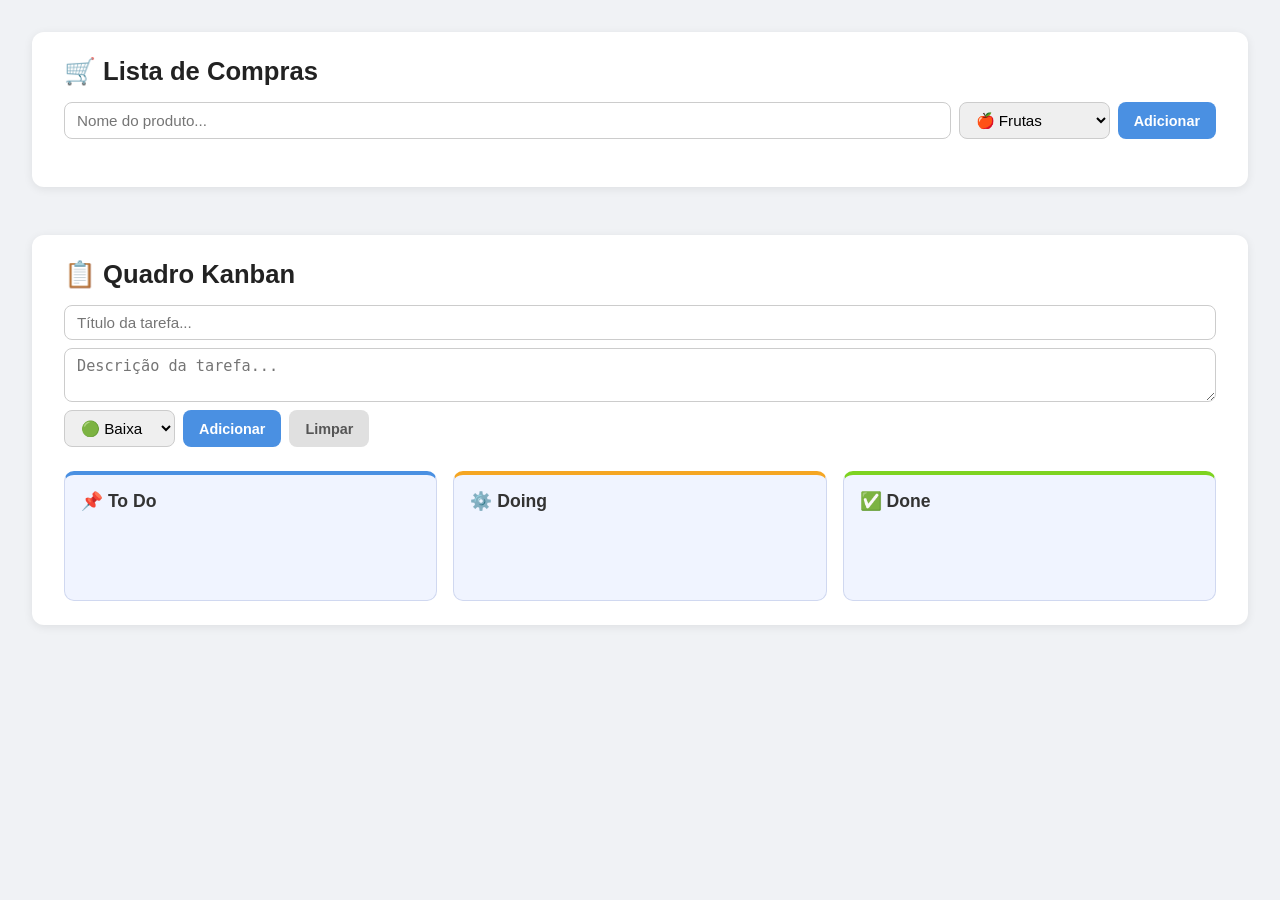
<file: index.html>
<!DOCTYPE html>
<html lang="pt-BR">
<head>
  <meta charset="UTF-8" />
  <meta name="viewport" content="width=device-width, initial-scale=1.0"/>
  <title>Exercícios DOM</title>
  <link rel="stylesheet" href="style.css" />
</head>
<body>

  <!-- ===== EXERCÍCIO 1: LISTA DE COMPRAS ===== -->
  <section id="shopping-section">
    <h1>🛒 Lista de Compras</h1>

    <form id="shopping-form">
      <input
        type="text"
        id="product-input"
        placeholder="Nome do produto..."
        autocomplete="off"
        required
      />
      <select id="category-select">
        <option value="frutas">🍎 Frutas</option>
        <option value="limpeza">🧹 Limpeza</option>
        <option value="mercearia">🛍️ Mercearia</option>
        <option value="congelados">🧊 Congelados</option>
        <option value="bebidas">🥤 Bebidas</option>
        <option value="padaria">🍞 Padaria</option>
      </select>
      <button type="submit">Adicionar</button>
    </form>

    <!-- As listas de categorias serão injetadas aqui pelo JS -->
    <div id="categories-container"></div>
  </section>

  <!-- ===== EXERCÍCIO 2: KANBAN ===== -->
  <section id="kanban-section">
    <h1>📋 Quadro Kanban</h1>

    <form id="kanban-form">
      <input
        type="text"
        id="task-title"
        placeholder="Título da tarefa..."
        required
      />
      <textarea
        id="task-desc"
        placeholder="Descrição da tarefa..."
        rows="2"
      ></textarea>
      <select id="task-priority">
        <option value="baixa">🟢 Baixa</option>
        <option value="media">🟡 Média</option>
        <option value="alta">🔴 Alta</option>
      </select>
      <div class="kanban-form-buttons">
        <button type="submit">Adicionar</button>
        <button type="button" id="clear-btn">Limpar</button>
      </div>
    </form>

    <div id="kanban-board">
      <!-- Coluna To Do -->
      <div class="kanban-column" id="col-todo">
        <h2>📌 To Do</h2>
        <div class="cards-container" data-column="todo"></div>
      </div>
      <!-- Coluna Doing -->
      <div class="kanban-column" id="col-doing">
        <h2>⚙️ Doing</h2>
        <div class="cards-container" data-column="doing"></div>
      </div>
      <!-- Coluna Done -->
      <div class="kanban-column" id="col-done">
        <h2>✅ Done</h2>
        <div class="cards-container" data-column="done"></div>
      </div>
    </div>
  </section>

  <script src="script.js"></script>
</body>
</html>
</file>
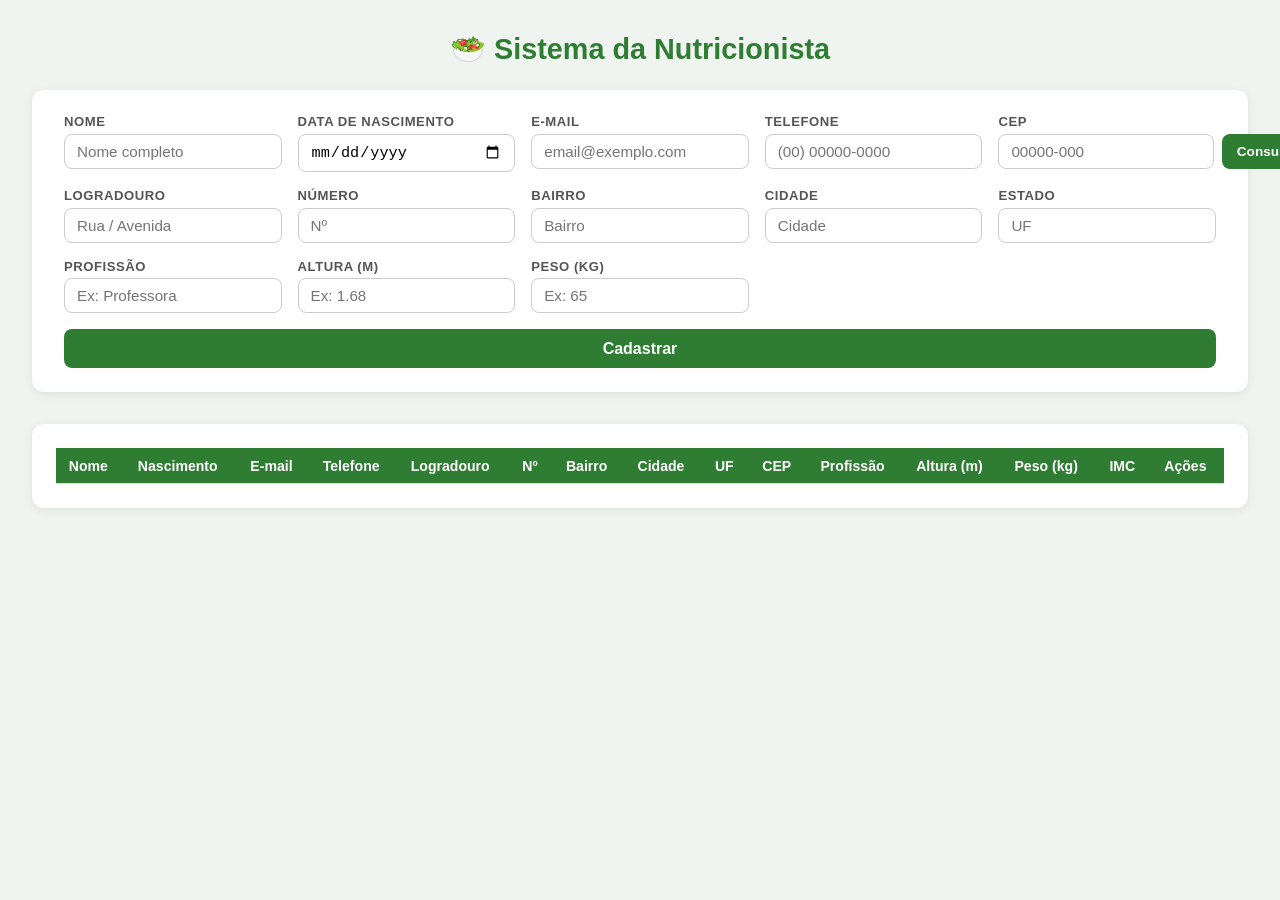
<file: atividade 12/index.html>
<!DOCTYPE html>
<html lang="pt-BR">
<head>
  <meta charset="UTF-8" />
  <meta name="viewport" content="width=device-width, initial-scale=1.0"/>
  <title>Sistema Nutricionista</title>
  <link rel="stylesheet" href="style.css" />
</head>
<body>

  <h1>🥗 Sistema da Nutricionista</h1>

  <!-- ===== FORMULÁRIO DE CADASTRO ===== -->
  <form id="form-paciente">
    <div class="form-group">
      <label for="nome">Nome</label>
      <input type="text" id="nome" placeholder="Nome completo" required />
    </div>
    <div class="form-group">
      <label for="nascimento">Data de Nascimento</label>
      <input type="date" id="nascimento" required />
    </div>
    <div class="form-group">
      <label for="email">E-mail</label>
      <input type="email" id="email" placeholder="email@exemplo.com" required />
    </div>
    <div class="form-group">
      <label for="telefone">Telefone</label>
      <input type="text" id="telefone" placeholder="(00) 00000-0000" required />
    </div>

    <!-- ===== ENDEREÇO COM VIACEP ===== -->
    <div class="form-group">
      <label for="cep">CEP</label>
      <div class="cep-group">
        <input type="text" id="cep" placeholder="00000-000" maxlength="9"
               onblur="consultarCEP()" />
        <button type="button" id="btn-cep" onclick="consultarCEP()">Consultar</button>
      </div>
    </div>
    <div class="form-group">
      <label for="logradouro">Logradouro</label>
      <input type="text" id="logradouro" placeholder="Rua / Avenida" />
    </div>
    <div class="form-group">
      <label for="numero">Número</label>
      <input type="text" id="numero" placeholder="Nº" />
    </div>
    <div class="form-group">
      <label for="bairro">Bairro</label>
      <input type="text" id="bairro" placeholder="Bairro" />
    </div>
    <div class="form-group">
      <label for="cidade">Cidade</label>
      <input type="text" id="cidade" placeholder="Cidade" />
    </div>
    <div class="form-group">
      <label for="estado-pac">Estado</label>
      <input type="text" id="estado-pac" placeholder="UF" maxlength="2" />
    </div>
    <div class="form-group">
      <label for="profissao">Profissão</label>
      <input type="text" id="profissao" placeholder="Ex: Professora" required />
    </div>
    <div class="form-group">
      <label for="altura">Altura (m)</label>
      <input type="number" id="altura" placeholder="Ex: 1.68" step="0.01" min="0.5" max="2.5" required />
    </div>
    <div class="form-group">
      <label for="peso">Peso (kg)</label>
      <input type="number" id="peso" placeholder="Ex: 65" step="0.1" min="1" max="300" required />
    </div>

    <button type="button" class="btn-cadastrar" id="btn-cadastrar">Cadastrar</button>
  </form>

  <!-- ===== TABELA DE PACIENTES ===== -->
  <div class="table-wrapper">
    <table id="tabela-pacientes">
      <thead>
        <tr>
          <th>Nome</th>
          <th>Nascimento</th>
          <th>E-mail</th>
          <th>Telefone</th>
          <th>Logradouro</th>
          <th>Nº</th>
          <th>Bairro</th>
          <th>Cidade</th>
          <th>UF</th>
          <th>CEP</th>
          <th>Profissão</th>
          <th>Altura (m)</th>
          <th>Peso (kg)</th>
          <th>IMC</th>
          <th>Ações</th>
        </tr>
      </thead>
      <tbody id="tbody-pacientes"></tbody>
    </table>
  </div>

  <script src="script.js"></script>
</body>
</html>
</file>
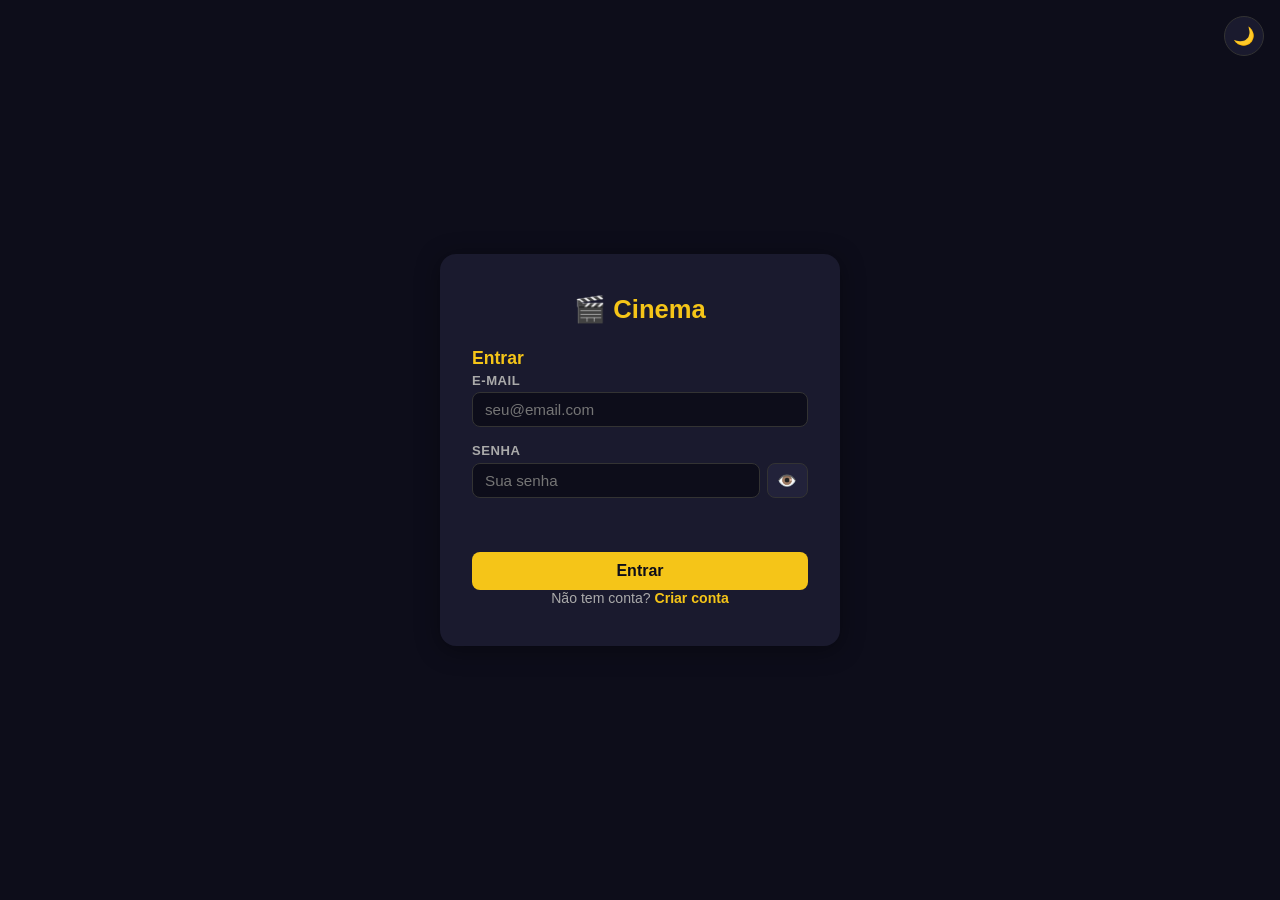
<file: atividade 13/index.html>
<!DOCTYPE html>
<html lang="pt-BR" data-theme="dark">
<head>
  <meta charset="UTF-8" />
  <meta name="viewport" content="width=device-width, initial-scale=1.0"/>
  <title>Cinema — Reserva de Ingressos</title>
  <link rel="stylesheet" href="style.css" />
</head>
<body>

  <!-- Botão tema -->
  <button id="btn-tema" title="Alternar tema">🌙</button>

  <!-- Header com usuário logado -->
  <div class="user-bar">
    <span id="user-nome"></span>
    <button id="btn-logout">Sair</button>
  </div>

  <h1>🎬 Cinema — Reserva de Ingressos</h1>

  <!-- ===== FORMULÁRIO ===== -->
  <form id="form-reserva">
    <div class="form-group">
      <label for="nome">Nome do Cliente</label>
      <input type="text" id="nome" placeholder="Nome completo" required />
    </div>
    <div class="form-group">
      <label for="filme">Filme em Cartaz</label>
      <select id="filme" required>
        <option value="">Selecione um filme...</option>
        <option value="Missão Impossível 8">Missão Impossível 8</option>
        <option value="Deadpool & Wolverine">Deadpool & Wolverine</option>
        <option value="Duna: Parte 2">Duna: Parte 2</option>
        <option value="Divertida Mente 2">Divertida Mente 2</option>
        <option value="Alien: Romulus">Alien: Romulus</option>
      </select>
    </div>
    <div class="form-group" style="position:relative">
      <label>Data da Sessão</label>
      <!-- Campo exibido ao usuário — somente leitura, abre o calendário ao clicar -->
      <input type="text" id="data-display" placeholder="Selecione uma data" readonly
             class="input-cal" autocomplete="off" required />
      <!-- Campo oculto que guarda o valor real no formato YYYY-MM-DD -->
      <input type="hidden" id="data" />
      <!-- Calendário customizado -->
      <div id="calendario" class="calendario hidden"></div>
    </div>
    <div class="form-group">
      <label for="sala">Sala</label>
      <select id="sala" required>
        <option value="35">🎭 Sala 1 — 35 cadeiras</option>
        <option value="70">🎭 Sala 2 — 70 cadeiras</option>
      </select>
    </div>
    <div class="form-group">
      <label for="horario">Horário</label>
      <select id="horario" required>
        <option value="14:00">🕑 14:00</option>
        <option value="17:00">🕔 17:00</option>
        <option value="20:00">🕗 20:00</option>
      </select>
    </div>
    <div class="form-group full-width">
      <label>Cadeiras Selecionadas <span id="contador-sel" class="contador-sel"></span></label>
      <div id="cadeiras-selecionadas" class="tags-box">
        <span class="placeholder-tag">Clique nas cadeiras no mapa abaixo (máx. 6)</span>
      </div>
    </div>
    <div class="form-group full-width total-box">
      <span>Total estimado:</span>
      <strong id="total-valor">R$ 0,00</strong>
    </div>
    <button type="button" class="btn-reservar" id="btn-reservar">Reservar</button>
  </form>

  <!-- ===== MAPA ===== -->
  <div class="mapa-wrapper">
    <h2>🪑 Mapa de Cadeiras</h2>
    <div class="mapa-info">
      <p class="legenda">
        <span class="leg leg-livre"></span> Livre
        <span class="leg leg-selecionada"></span> Selecionada
        <span class="leg leg-ocupada"></span> Ocupada
      </p>
      <p id="contador-mapa" class="contador-mapa">50 livres · 0 ocupadas</p>
    </div>
    <div id="mapa-cadeiras"></div>
    <div id="tooltip" class="tooltip"></div>
  </div>

  <!-- ===== TABELA ===== -->
  <div class="table-wrapper">
    <div class="table-header">
      <h2>📋 Reservas Realizadas</h2>
      <input type="text" id="filtro" placeholder="🔍 Buscar por nome ou filme..." class="input-filtro" />
    </div>
    <table id="tabela-reservas">
      <thead>
        <tr>
          <th data-col="0" class="sortable">Cliente <span class="sort-icon">↕</span></th>
          <th data-col="1" class="sortable">Filme <span class="sort-icon">↕</span></th>
          <th data-col="2" class="sortable">Data <span class="sort-icon">↕</span></th>
          <th data-col="3">Horário</th>
          <th data-col="4">Sala</th>
          <th data-col="5">Cadeiras</th>
          <th data-col="6" class="sortable">Total <span class="sort-icon">↕</span></th>
          <th>Ações</th>
        </tr>
      </thead>
      <tbody id="tbody-reservas"></tbody>
    </table>
  </div>

  <!-- ===== MODAL COMPROVANTE ===== -->
  <div id="modal-overlay" class="modal-overlay hidden">
    <div class="modal">
      <div id="modal-conteudo" class="modal-conteudo"></div>
      <div class="modal-acoes">
        <button id="btn-imprimir" class="btn-imprimir">🖨️ Imprimir</button>
        <button id="btn-fechar"   class="btn-fechar">Fechar</button>
      </div>
    </div>
  </div>

  <script src="script.js"></script>
</body>
</html>
</file>
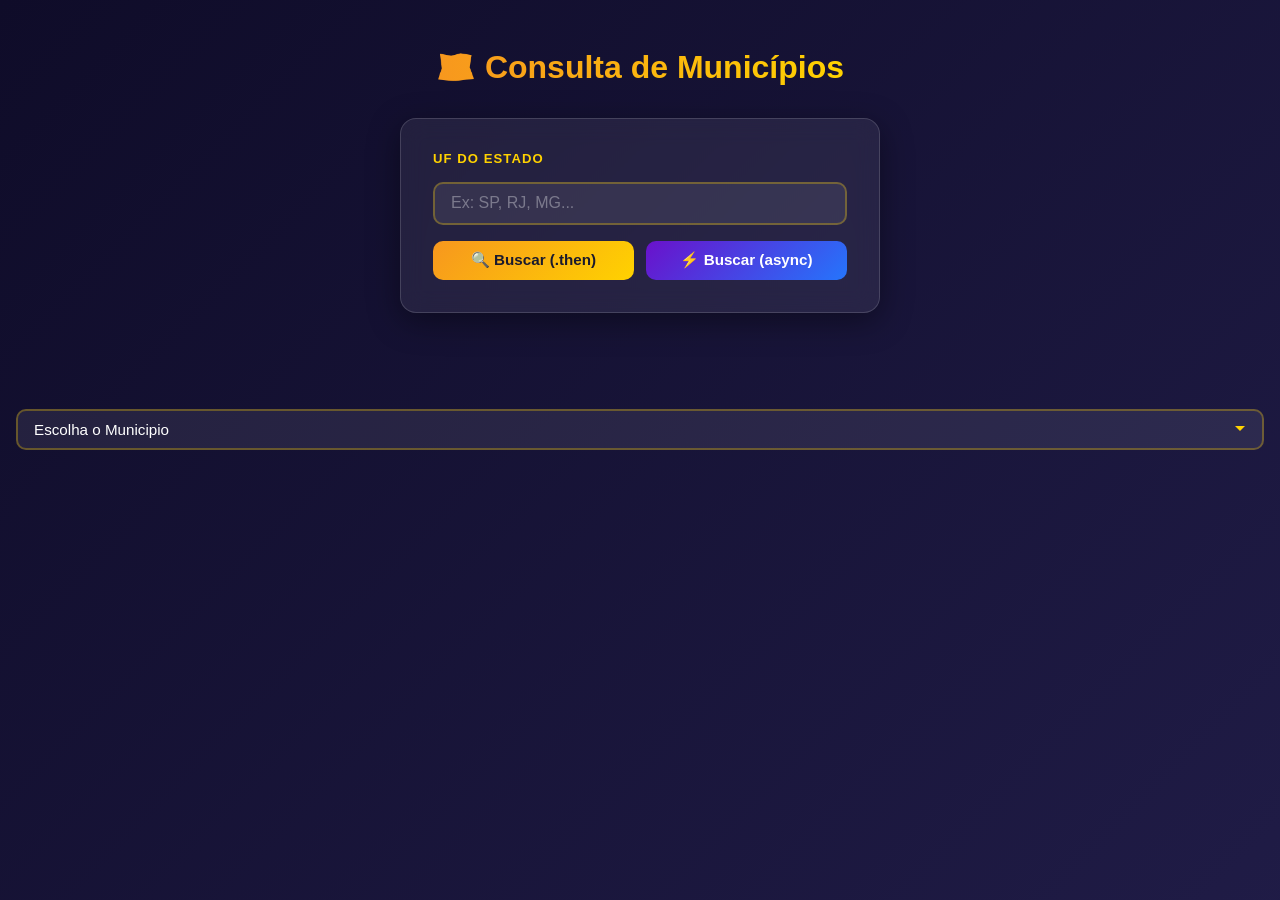
<file: atividade 14/index.html>
<!DOCTYPE html>
<html lang="pt-BR">
<head>
  <meta charset="UTF-8" />
  <meta name="viewport" content="width=device-width, initial-scale=1.0"/>
  <title>Consulta de Municípios — IBGE</title>
  <link rel="stylesheet" href="style.css" />
</head>
<body>

  <h1>🗺️ Consulta de Municípios</h1>

  <div class="card">
    <label for="estado">UF do Estado</label>
    <input type="text" id="estado" placeholder="Ex: SP, RJ, MG..." maxlength="2" />

    <div class="btn-group">
      <button class="btn-then"  onclick="consultar_municipios()">🔍 Buscar (.then)</button>
      <button class="btn-async" onclick="consultar_municipios2()">⚡ Buscar (async)</button>
    </div>
  </div>

  <p id="contador"></p>

  <div id="municipios"></div>


  <select id="lista">
    <option value=" "> Escolha o Municipio </option>
  </select>

  <script src="funcoes.js"></script>
</body>
</html>
</file>
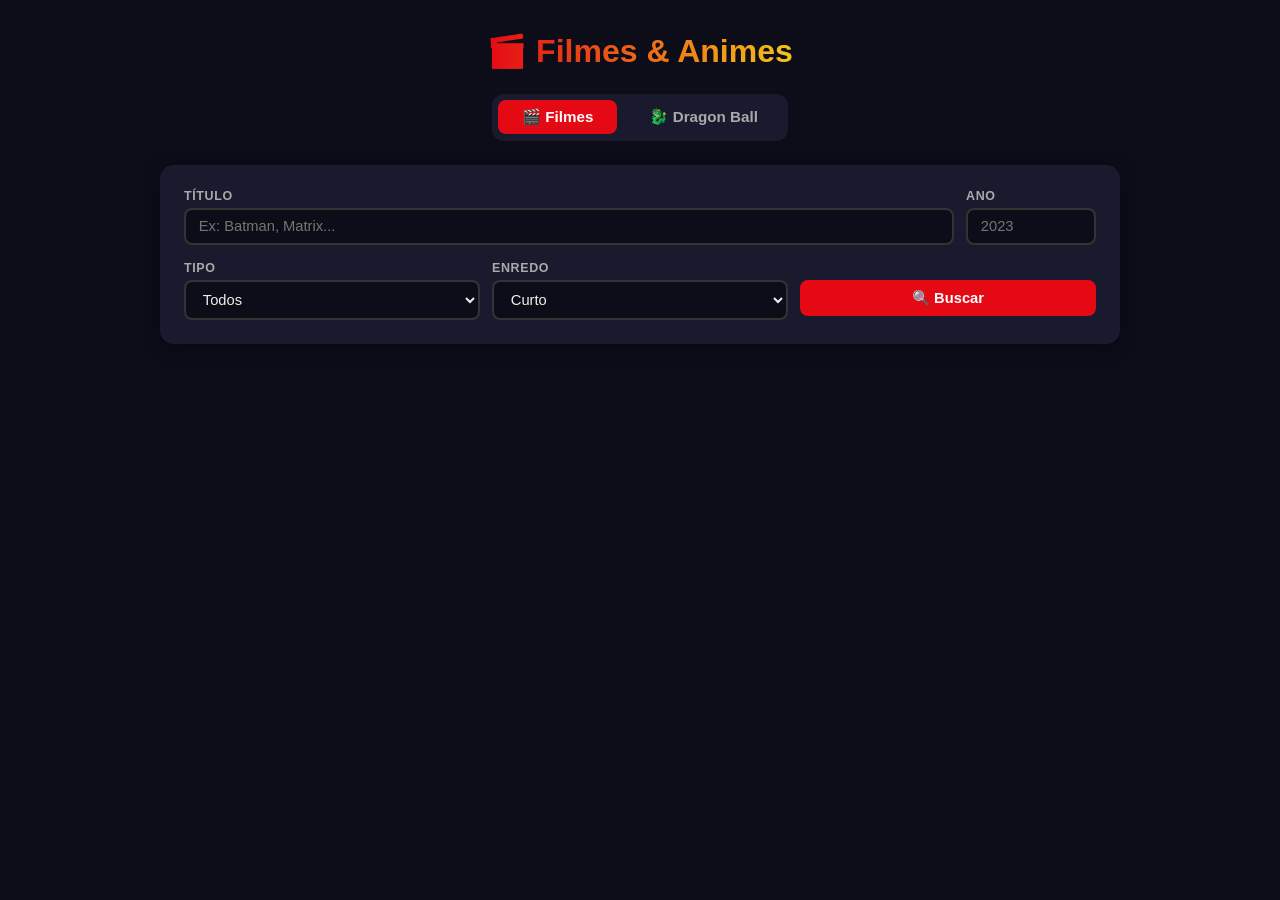
<file: atividade 15/index.html>
<!DOCTYPE html>
<html lang="pt-BR">
<head>
  <meta charset="UTF-8" />
  <meta name="viewport" content="width=device-width, initial-scale=1.0"/>
  <title>🎬 Filmes & Animes</title>
  <link rel="stylesheet" href="style.css" />
</head>
<body>

  <h1>🎬 Filmes & Animes</h1>

  <!-- ===== ABAS ===== -->
  <div class="tabs">
    <button class="tab ativa" onclick="trocarAba('filmes')">🎬 Filmes</button>
    <button class="tab"       onclick="trocarAba('dragonball')">🐉 Dragon Ball</button>
  </div>

  <!-- ============================= -->
  <!-- ABA FILMES (OMDB)             -->
  <!-- ============================= -->
  <div id="aba-filmes">
    <div class="search-card">
      <div class="search-row">
        <div class="field">
          <label for="busca">Título</label>
          <input type="text" id="busca" placeholder="Ex: Batman, Matrix..." autocomplete="off" />
        </div>
        <div class="field field-sm">
          <label for="ano">Ano</label>
          <input type="number" id="ano" placeholder="2023" min="1888" max="2099" />
        </div>
      </div>
      <div class="search-row">
        <div class="field">
          <label for="tipo">Tipo</label>
          <select id="tipo">
            <option value="">Todos</option>
            <option value="movie">Filme</option>
            <option value="series">Série</option>
            <option value="episode">Episódio</option>
          </select>
        </div>
        <div class="field">
          <label for="enredo">Enredo</label>
          <select id="enredo">
            <option value="short">Curto</option>
            <option value="full">Completo</option>
          </select>
        </div>
        <div class="field">
          <label>&nbsp;</label>
          <button id="btn-buscar" onclick="buscarFilmes(1)">🔍 Buscar</button>
        </div>
      </div>
    </div>
    <div class="status-bar">
      <p id="contador"></p>
      <p id="erro" class="msg-erro"></p>
    </div>
    <div id="filmes-grid" class="grid"></div>
    <div id="paginacao-filmes" class="paginacao"></div>
  </div>

  <!-- ============================= -->
  <!-- ABA DRAGON BALL               -->
  <!-- ============================= -->
  <div id="aba-dragonball" class="hidden">
    <div class="search-card">
      <div class="search-row">
        <!-- Sub-abas: Personagens / Planetas -->
        <div class="field">
          <label>Seção</label>
          <select id="db-secao" onchange="trocarSecaoDB()">
            <option value="characters">👤 Personagens</option>
            <option value="planets">🌍 Planetas</option>
          </select>
        </div>
        <!-- Filtros de personagem -->
        <div class="field" id="db-filtro-raca">
          <label for="db-raca">Raça</label>
          <select id="db-raca">
            <option value="">Todas</option>
            <option value="Saiyan">Saiyan</option>
            <option value="Human">Human</option>
            <option value="Namekian">Namekian</option>
            <option value="Majin">Majin</option>
            <option value="Frieza Race">Frieza Race</option>
            <option value="Android">Android</option>
            <option value="God">God</option>
            <option value="Angel">Angel</option>
          </select>
        </div>
        <div class="field" id="db-filtro-afiliacao">
          <label for="db-afiliacao">Afiliação</label>
          <select id="db-afiliacao">
            <option value="">Todas</option>
            <option value="Z Fighter">Z Fighter</option>
            <option value="Red Ribbon Army">Red Ribbon Army</option>
            <option value="Army of Frieza">Army of Frieza</option>
            <option value="Villain">Villain</option>
          </select>
        </div>
        <!-- Filtro de planeta -->
        <div class="field hidden" id="db-filtro-destruido">
          <label for="db-destruido">Status</label>
          <select id="db-destruido">
            <option value="">Todos</option>
            <option value="true">Destruído</option>
            <option value="false">Existente</option>
          </select>
        </div>
        <div class="field">
          <label>&nbsp;</label>
          <button onclick="buscarDB(1)">🔍 Buscar</button>
        </div>
      </div>
    </div>
    <div class="status-bar">
      <p id="db-contador"></p>
      <p id="db-erro" class="msg-erro"></p>
    </div>
    <div id="db-grid" class="grid"></div>
    <div id="paginacao-db" class="paginacao"></div>
  </div>

  <!-- ===== MODAL ===== -->
  <div id="modal-overlay" class="modal-overlay hidden">
    <div class="modal">
      <button class="btn-fechar-modal" id="btn-fechar-modal">✕</button>
      <div id="modal-corpo"></div>
    </div>
  </div>

  <script src="script.js"></script>
</body>
</html>
</file>
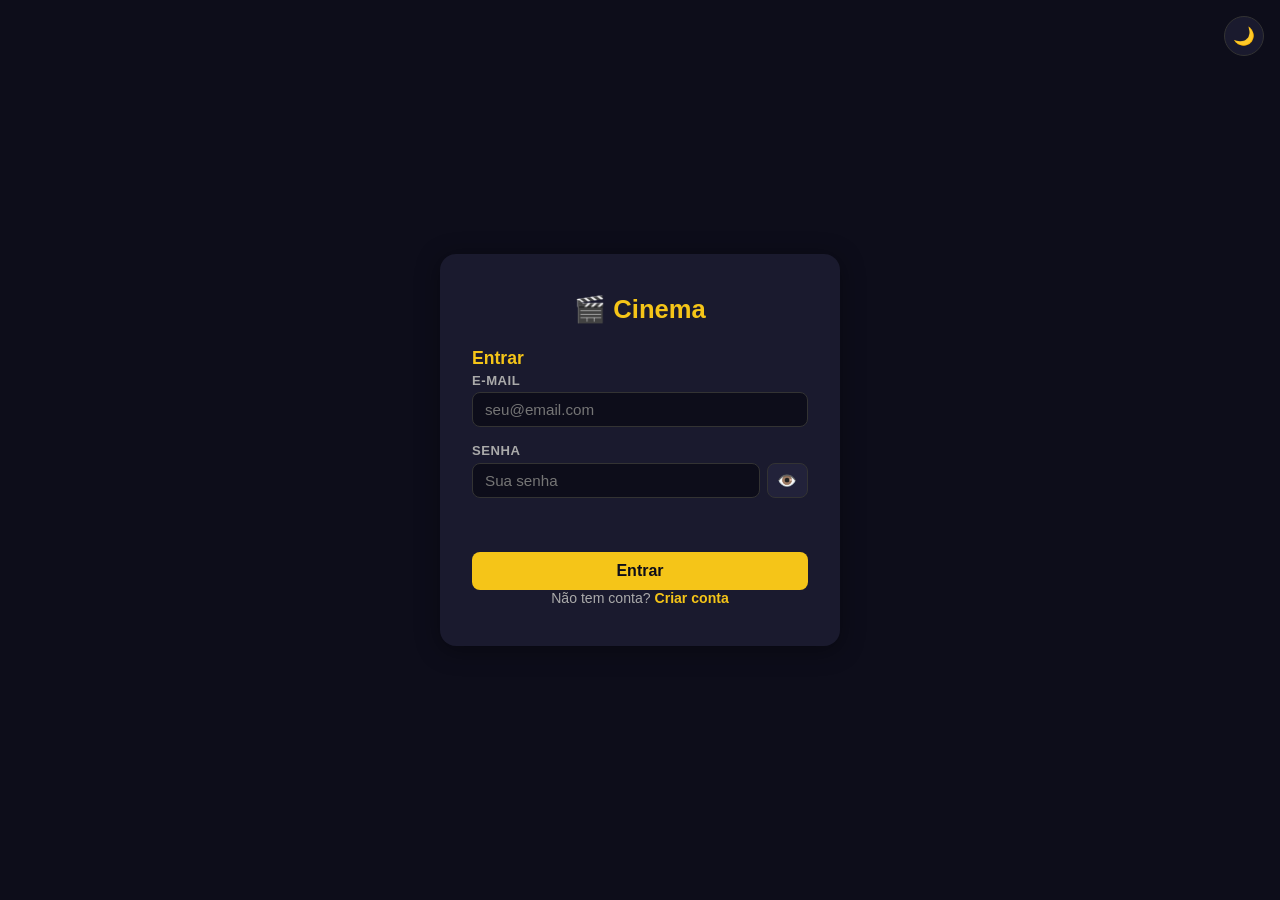
<file: atividade 13/login.html>
<!DOCTYPE html>
<html lang="pt-BR" data-theme="dark">
<head>
  <meta charset="UTF-8" />
  <meta name="viewport" content="width=device-width, initial-scale=1.0"/>
  <title>Cinema — Login</title>
  <link rel="stylesheet" href="style.css" />
  <link rel="stylesheet" href="login.css" />
</head>
<body class="auth-body">

  <button id="btn-tema" title="Alternar tema">🌙</button>

  <div class="auth-card">
    <h1>🎬 Cinema</h1>

    <!-- ===== PAINEL LOGIN ===== -->
    <div id="painel-login">
      <h2>Entrar</h2>
      <form id="form-login">
        <div class="form-group">
          <label for="login-email">E-mail</label>
          <input type="email" id="login-email" placeholder="seu@email.com" required />
        </div>
        <div class="form-group">
          <label for="login-senha">Senha</label>
          <div class="input-senha">
            <input type="password" id="login-senha" placeholder="Sua senha" required />
            <button type="button" class="btn-ver" onclick="toggleSenha('login-senha', this)">👁️</button>
          </div>
        </div>
        <p id="erro-login" class="msg-erro"></p>
        <button type="submit" class="btn-auth">Entrar</button>
      </form>
      <p class="auth-link">
        Não tem conta?
        <a href="#" onclick="mostrarPainel('cadastro')">Criar conta</a>
      </p>
    </div>

    <!-- ===== PAINEL CRIAR CONTA ===== -->
    <div id="painel-cadastro" class="hidden">
      <h2>Criar Conta</h2>
      <form id="form-cadastro">
        <div class="form-group">
          <label for="cad-nome">Nome</label>
          <input type="text" id="cad-nome" placeholder="Seu nome" required />
        </div>
        <div class="form-group">
          <label for="cad-email">E-mail</label>
          <input type="email" id="cad-email" placeholder="seu@email.com" required />
        </div>
        <div class="form-group">
          <label for="cad-senha">Senha</label>
          <div class="input-senha">
            <input type="password" id="cad-senha" placeholder="Mínimo 6 caracteres" required />
            <button type="button" class="btn-ver" onclick="toggleSenha('cad-senha', this)">👁️</button>
          </div>
        </div>
        <div class="form-group">
          <label for="cad-confirma">Confirmar Senha</label>
          <div class="input-senha">
            <input type="password" id="cad-confirma" placeholder="Repita a senha" required />
            <button type="button" class="btn-ver" onclick="toggleSenha('cad-confirma', this)">👁️</button>
          </div>
        </div>
        <p id="erro-cadastro" class="msg-erro"></p>
        <button type="submit" class="btn-auth">Criar Conta</button>
      </form>
      <p class="auth-link">
        Já tem conta?
        <a href="#" onclick="mostrarPainel('login')">Entrar</a>
      </p>
    </div>

  </div>

  <script src="auth.js"></script>
</body>
</html>
</file>
<file: style.css>
/* ===== RESET & BASE ===== */
*, *::before, *::after {
  box-sizing: border-box;
  margin: 0;
  padding: 0;
}

body {
  font-family: 'Segoe UI', Tahoma, Geneva, Verdana, sans-serif;
  background: #f0f2f5;
  color: #333;
  padding: 2rem;
  display: flex;
  flex-direction: column;
  gap: 3rem;
}

h1 {
  font-size: 1.6rem;
  margin-bottom: 1rem;
  color: #222;
}

h2 {
  font-size: 1.1rem;
  margin-bottom: 0.75rem;
}

/* ===== SEÇÕES ===== */
section {
  background: #fff;
  border-radius: 12px;
  padding: 1.5rem 2rem;
  box-shadow: 0 2px 10px rgba(0,0,0,0.08);
}

/* ===== FORMULÁRIOS ===== */
form {
  display: flex;
  flex-wrap: wrap;
  gap: 0.5rem;
  margin-bottom: 1.5rem;
}

input[type="text"],
textarea,
select {
  padding: 0.5rem 0.75rem;
  border: 1px solid #ccc;
  border-radius: 8px;
  font-size: 0.95rem;
  outline: none;
  transition: border-color 0.2s;
}

input[type="text"]:focus,
textarea:focus,
select:focus {
  border-color: #4a90e2;
}

#product-input {
  flex: 1;
  min-width: 180px;
}

#task-title {
  flex: 1;
  min-width: 200px;
}

#task-desc {
  width: 100%;
  resize: vertical;
}

button {
  padding: 0.5rem 1rem;
  border: none;
  border-radius: 8px;
  cursor: pointer;
  font-size: 0.9rem;
  font-weight: 600;
  transition: opacity 0.2s, transform 0.1s;
}

button:hover { opacity: 0.85; }
button:active { transform: scale(0.97); }

/* Botão principal */
form button[type="submit"] {
  background: #4a90e2;
  color: #fff;
}

/* Botão limpar */
#clear-btn {
  background: #e0e0e0;
  color: #555;
}

.kanban-form-buttons {
  display: flex;
  gap: 0.5rem;
}

/* ===== EXERCÍCIO 1 — LISTA DE COMPRAS ===== */
#categories-container {
  display: flex;
  flex-wrap: wrap;
  gap: 1.5rem;
}

.category-block {
  background: #f8f9fa;
  border: 1px solid #e0e0e0;
  border-radius: 10px;
  padding: 1rem 1.25rem;
  min-width: 200px;
  flex: 1;
}

.category-block h3 {
  font-size: 1rem;
  margin-bottom: 0.6rem;
  color: #444;
  border-bottom: 2px solid #4a90e2;
  padding-bottom: 0.3rem;
}

.category-block ol {
  padding-left: 1.2rem;
  display: flex;
  flex-direction: column;
  gap: 0.4rem;
}

.shopping-item {
  display: flex;
  align-items: center;
  gap: 0.5rem;
  font-size: 0.95rem;
}

/* Texto do item */
.item-text {
  flex: 1;
  cursor: pointer;
  user-select: none;
}

/* Item marcado como comprado */
.item-text.bought {
  text-decoration: line-through;
  color: #aaa;
}

/* Botão excluir item */
.delete-item-btn {
  background: #ff5c5c;
  color: #fff;
  padding: 0.2rem 0.5rem;
  font-size: 0.75rem;
  border-radius: 6px;
}

/* ===== EXERCÍCIO 2 — KANBAN ===== */
#kanban-board {
  display: flex;
  gap: 1rem;
  overflow-x: auto;
}

.kanban-column {
  flex: 1;
  min-width: 240px;
  background: #f0f4ff;
  border-radius: 10px;
  padding: 1rem;
  border: 1px solid #d0d8f0;
}

#col-todo  { border-top: 4px solid #4a90e2; }
#col-doing { border-top: 4px solid #f5a623; }
#col-done  { border-top: 4px solid #7ed321; }

.cards-container {
  display: flex;
  flex-direction: column;
  gap: 0.75rem;
  min-height: 60px;
}

/* ===== CARD KANBAN ===== */
.kanban-card {
  background: #fff;
  border-radius: 8px;
  padding: 0.75rem 1rem;
  box-shadow: 0 1px 4px rgba(0,0,0,0.1);
  border-left: 5px solid #ccc;
  display: flex;
  flex-direction: column;
  gap: 0.4rem;
}

/* Cores de prioridade (borda esquerda) */
.kanban-card.alta   { border-left-color: #e74c3c; }
.kanban-card.media  { border-left-color: #f1c40f; }
.kanban-card.baixa  { border-left-color: #2ecc71; }

.card-title {
  font-weight: 700;
  font-size: 0.95rem;
}

.card-desc {
  font-size: 0.85rem;
  color: #666;
}

.card-priority {
  font-size: 0.75rem;
  font-weight: 600;
  text-transform: uppercase;
  letter-spacing: 0.05em;
}

.card-priority.alta  { color: #e74c3c; }
.card-priority.media { color: #d4a017; }
.card-priority.baixa { color: #27ae60; }

/* Botões do card */
.card-actions {
  display: flex;
  gap: 0.4rem;
  flex-wrap: wrap;
  margin-top: 0.25rem;
}

.card-actions button {
  font-size: 0.75rem;
  padding: 0.25rem 0.6rem;
  border-radius: 6px;
}

.btn-advance {
  background: #4a90e2;
  color: #fff;
}

.btn-edit {
  background: #f5a623;
  color: #fff;
}

.btn-delete {
  background: #e74c3c;
  color: #fff;
}

/* Modo edição inline */
.card-edit-input {
  width: 100%;
  padding: 0.3rem 0.5rem;
  border: 1px solid #ccc;
  border-radius: 6px;
  font-size: 0.85rem;
  margin-bottom: 0.2rem;
}

/* ===== RESPONSIVO ===== */
@media (max-width: 600px) {
  body { padding: 1rem; }
  #kanban-board { flex-direction: column; }
}
</file>
<file: atividade 12/style.css>
/* ===== RESET & BASE ===== */
*, *::before, *::after {
  box-sizing: border-box;
  margin: 0;
  padding: 0;
}

body {
  font-family: 'Segoe UI', Tahoma, Geneva, Verdana, sans-serif;
  background: #f0f4f0;
  color: #333;
  padding: 2rem;
}

h1 {
  text-align: center;
  color: #2e7d32;
  margin-bottom: 1.5rem;
  font-size: 1.8rem;
}

/* ===== FORMULÁRIO ===== */
form {
  background: #fff;
  border-radius: 12px;
  padding: 1.5rem 2rem;
  box-shadow: 0 2px 10px rgba(0, 0, 0, 0.08);
  display: grid;
  grid-template-columns: repeat(auto-fit, minmax(200px, 1fr));
  gap: 1rem;
  margin-bottom: 2rem;
}

.form-group {
  display: flex;
  flex-direction: column;
  gap: 0.3rem;
}

label {
  font-size: 0.82rem;
  font-weight: 600;
  color: #555;
  text-transform: uppercase;
  letter-spacing: 0.04em;
}

input {
  padding: 0.5rem 0.75rem;
  border: 1px solid #ccc;
  border-radius: 8px;
  font-size: 0.95rem;
  outline: none;
  transition: border-color 0.2s;
}

input:focus {
  border-color: #2e7d32;
}

.btn-cadastrar {
  grid-column: 1 / -1;
  padding: 0.65rem;
  background: #2e7d32;
  color: #fff;
  border: none;
  border-radius: 8px;
  font-size: 1rem;
  font-weight: 700;
  cursor: pointer;
  transition: background 0.2s;
}

.btn-cadastrar:hover {
  background: #1b5e20;
}

/* ===== TABELA ===== */
.table-wrapper {
  background: #fff;
  border-radius: 12px;
  padding: 1.5rem;
  box-shadow: 0 2px 10px rgba(0, 0, 0, 0.08);
  overflow-x: auto;
}

table {
  width: 100%;
  border-collapse: collapse;
  font-size: 0.88rem;
}

thead tr {
  background: #2e7d32;
  color: #fff;
}

th, td {
  padding: 0.6rem 0.8rem;
  text-align: left;
  border-bottom: 1px solid #e0e0e0;
  white-space: nowrap;
}

tbody tr:hover {
  background: #f1f8f1;
}

/* ===== IMC — classificação por cor ===== */
.imc-baixo  { color: #1565c0; font-weight: 700; }
.imc-normal { color: #2e7d32; font-weight: 700; }
.imc-sobre  { color: #f57f17; font-weight: 700; }
.imc-obeso  { color: #c62828; font-weight: 700; }

/* ===== BOTÕES DE AÇÃO ===== */
.btn-editar,
.btn-excluir {
  padding: 0.3rem 0.7rem;
  border: none;
  border-radius: 6px;
  font-size: 0.8rem;
  font-weight: 600;
  cursor: pointer;
  margin-right: 4px;
  transition: opacity 0.2s;
}

.btn-editar  { background: #f5a623; color: #fff; }
.btn-excluir { background: #e53935; color: #fff; }

.btn-editar:hover,
.btn-excluir:hover {
  opacity: 0.8;
}

/* ===== CEP ===== */
.cep-group {
  display: flex;
  gap: 0.5rem;
}

.cep-group input { flex: 1; }

#btn-cep {
  padding: 0.5rem 0.9rem;
  background: #2e7d32;
  color: #fff;
  border: none;
  border-radius: 8px;
  font-size: 0.85rem;
  font-weight: 700;
  cursor: pointer;
  white-space: nowrap;
  transition: background 0.2s;
}
#btn-cep:hover { background: #1b5e20; }
#btn-cep:disabled { background: #aaa; cursor: not-allowed; }
</file>
<file: atividade 13/style.css>
/* ===== TEMAS ===== */
:root {
  --bg:        #0d0d1a;
  --surface:   #1a1a2e;
  --surface2:  #22223a;
  --border:    #333;
  --text:      #eee;
  --muted:     #aaa;
  --accent:    #f5c518;
  --accent-dk: #d4a800;
  --green:     #2e7d32;
  --red:       #c62828;
  --blue:      #4fc3f7;
  --shadow:    rgba(0,0,0,0.4);
}

[data-theme="light"] {
  --bg:        #f0f0f0;
  --surface:   #ffffff;
  --surface2:  #f5f5f5;
  --border:    #ccc;
  --text:      #222;
  --muted:     #666;
  --accent:    #e6a800;
  --accent-dk: #b88000;
  --green:     #2e7d32;
  --red:       #c62828;
  --blue:      #1565c0;
  --shadow:    rgba(0,0,0,0.12);
}

/* ===== RESET ===== */
*, *::before, *::after { box-sizing: border-box; margin: 0; padding: 0; }

body {
  font-family: 'Segoe UI', Tahoma, Geneva, Verdana, sans-serif;
  background: var(--bg);
  color: var(--text);
  padding: 2rem;
  display: flex;
  flex-direction: column;
  gap: 2rem;
  transition: background 0.3s, color 0.3s;
}

h1 { text-align: center; color: var(--accent); font-size: 1.8rem; }
h2 { font-size: 1.1rem; color: var(--accent); margin-bottom: 0.75rem; }

/* ===== USER BAR ===== */
.user-bar {
  display: flex;
  justify-content: flex-end;
  align-items: center;
  gap: 0.75rem;
  font-size: 0.88rem;
  color: var(--muted);
}

#user-nome { font-weight: 600; color: var(--accent); }

#btn-logout {
  padding: 0.3rem 0.8rem;
  background: var(--surface2);
  border: 1px solid var(--border);
  border-radius: 8px;
  color: var(--text);
  font-size: 0.82rem;
  cursor: pointer;
  transition: background 0.2s;
}
#btn-logout:hover { background: #e53935; color: #fff; border-color: #e53935; }

/* ===== BOTÃO TEMA ===== */
#btn-tema {
  position: fixed;
  top: 1rem;
  right: 1rem;
  background: var(--surface);
  border: 1px solid var(--border);
  border-radius: 50%;
  width: 40px;
  height: 40px;
  font-size: 1.1rem;
  cursor: pointer;
  z-index: 100;
  transition: background 0.2s;
}
#btn-tema:hover { background: var(--surface2); }

/* ===== FORMULÁRIO ===== */
form {
  background: var(--surface);
  border-radius: 12px;
  padding: 1.5rem 2rem;
  box-shadow: 0 2px 12px var(--shadow);
  display: grid;
  grid-template-columns: repeat(auto-fit, minmax(200px, 1fr));
  gap: 1rem;
}

.form-group { display: flex; flex-direction: column; gap: 0.3rem; }
.full-width  { grid-column: 1 / -1; }

label {
  font-size: 0.82rem;
  font-weight: 600;
  color: var(--muted);
  text-transform: uppercase;
  letter-spacing: 0.04em;
}

.contador-sel { color: var(--accent); font-size: 0.78rem; margin-left: 0.4rem; }

input, select {
  padding: 0.5rem 0.75rem;
  border: 1px solid var(--border);
  border-radius: 8px;
  font-size: 0.95rem;
  background: var(--bg);
  color: var(--text);
  outline: none;
  transition: border-color 0.2s;
}
input:focus, select:focus { border-color: var(--accent); }

.total-box {
  display: flex;
  align-items: center;
  gap: 0.5rem;
  font-size: 0.95rem;
  color: var(--muted);
  padding: 0.4rem 0;
}
.total-box strong { color: var(--accent); font-size: 1.1rem; }

.btn-reservar {
  grid-column: 1 / -1;
  padding: 0.65rem;
  background: var(--accent);
  color: #0d0d1a;
  border: none;
  border-radius: 8px;
  font-size: 1rem;
  font-weight: 700;
  cursor: pointer;
  transition: background 0.2s;
}
.btn-reservar:hover { background: var(--accent-dk); }

/* ===== TAGS ===== */
.tags-box {
  min-height: 48px;
  background: var(--bg);
  border: 1px solid var(--border);
  border-radius: 8px;
  padding: 0.5rem 0.6rem;
  display: flex;
  flex-wrap: wrap;
  gap: 0.5rem;
  align-items: center;
}
.placeholder-tag { color: var(--muted); font-size: 0.88rem; }

.tag {
  display: flex;
  align-items: center;
  gap: 0.4rem;
  background: var(--surface2);
  border: 1px solid var(--accent);
  border-radius: 8px;
  padding: 0.3rem 0.5rem;
  font-size: 0.82rem;
  font-weight: 700;
}
.tag-num { color: var(--accent); }
.tag select {
  padding: 0.15rem 0.4rem;
  font-size: 0.78rem;
  border-radius: 6px;
  border: 1px solid var(--border);
  background: var(--bg);
  color: var(--text);
}
.tag-remove {
  background: none;
  border: none;
  color: var(--red);
  font-size: 1rem;
  cursor: pointer;
  line-height: 1;
  padding: 0;
}

/* ===== CALENDÁRIO CUSTOMIZADO ===== */
.input-cal { cursor: pointer; }

.calendario {
  position: absolute;
  top: calc(100% + 6px);
  left: 0;
  z-index: 300;
  background: var(--surface);
  border: 1px solid var(--accent);
  border-radius: 12px;
  padding: 1rem;
  width: 280px;
  box-shadow: 0 4px 20px var(--shadow);
  user-select: none;
}

.cal-header {
  display: flex;
  align-items: center;
  justify-content: space-between;
  margin-bottom: 0.75rem;
}

.cal-header span {
  font-weight: 700;
  font-size: 0.95rem;
  color: var(--accent);
}

.cal-nav {
  background: none;
  border: none;
  color: var(--accent);
  font-size: 1.1rem;
  cursor: pointer;
  padding: 0 0.4rem;
  border-radius: 6px;
  transition: background 0.15s;
}
.cal-nav:hover { background: var(--surface2); }

.cal-grid {
  display: grid;
  grid-template-columns: repeat(7, 1fr);
  gap: 2px;
}

.cal-dia-semana {
  text-align: center;
  font-size: 0.72rem;
  font-weight: 700;
  color: var(--muted);
  padding: 0.2rem 0;
}

.cal-dia {
  text-align: center;
  padding: 0.35rem 0;
  border-radius: 6px;
  font-size: 0.82rem;
  cursor: pointer;
  transition: background 0.15s, color 0.15s;
  border: none;
  background: none;
  color: var(--text);
}

.cal-dia:hover:not(.cal-vazio):not(.cal-passado) {
  background: var(--surface2);
}

.cal-dia.cal-hoje {
  border: 1px solid var(--accent);
  color: var(--accent);
  font-weight: 700;
}

.cal-dia.cal-selecionado {
  background: var(--accent);
  color: #0d0d1a;
  font-weight: 700;
}

.cal-dia.cal-passado {
  color: var(--border);
  cursor: not-allowed;
}

.cal-dia.cal-vazio { cursor: default; }

/* ===== MAPA ===== */
.mapa-wrapper {
  background: var(--surface);
  border-radius: 12px;
  padding: 1.5rem 2rem;
  box-shadow: 0 2px 12px var(--shadow);
  position: relative;
}
.mapa-info {
  display: flex;
  justify-content: space-between;
  align-items: center;
  margin-bottom: 1rem;
  flex-wrap: wrap;
  gap: 0.5rem;
}
.legenda { display: flex; align-items: center; gap: 1rem; font-size: 0.85rem; color: var(--muted); }
.contador-mapa { font-size: 0.85rem; color: var(--muted); }

.leg { display: inline-block; width: 18px; height: 18px; border-radius: 4px; }
.leg-livre       { background: var(--green); }
.leg-selecionada { background: var(--accent); }
.leg-ocupada     { background: var(--red); }

#mapa-cadeiras {
  display: grid;
  grid-template-columns: repeat(10, 1fr);
  gap: 0.4rem;
  max-width: 480px;
}
.tela {
  grid-column: 1 / -1;
  text-align: center;
  background: var(--accent);
  color: #0d0d1a;
  border-radius: 4px;
  padding: 0.3rem;
  font-size: 0.75rem;
  font-weight: 700;
  letter-spacing: 0.1em;
  margin-bottom: 0.5rem;
}
.cadeira {
  aspect-ratio: 1;
  border: none;
  border-radius: 6px;
  font-size: 0.7rem;
  font-weight: 700;
  cursor: pointer;
  background: var(--green);
  color: #fff;
  transition: transform 0.1s;
}
.cadeira:hover         { transform: scale(1.15); }
.cadeira.selecionada   { background: var(--accent); color: #0d0d1a; }
.cadeira.ocupada       { background: var(--red); cursor: not-allowed; }
.cadeira.ocupada:hover { transform: none; }

/* Animação de entrada na linha da tabela */
@keyframes fadeIn {
  from { opacity: 0; transform: translateY(-6px); }
  to   { opacity: 1; transform: translateY(0); }
}
.linha-nova { animation: fadeIn 0.3s ease; }

/* ===== TOOLTIP ===== */
.tooltip {
  position: fixed;
  background: var(--surface2);
  border: 1px solid var(--accent);
  color: var(--text);
  padding: 0.3rem 0.6rem;
  border-radius: 6px;
  font-size: 0.78rem;
  pointer-events: none;
  opacity: 0;
  transition: opacity 0.15s;
  z-index: 999;
  white-space: nowrap;
}
.tooltip.visivel { opacity: 1; }

/* ===== TABELA ===== */
.table-wrapper {
  background: var(--surface);
  border-radius: 12px;
  padding: 1.5rem 2rem;
  box-shadow: 0 2px 12px var(--shadow);
  overflow-x: auto;
}
.table-header {
  display: flex;
  justify-content: space-between;
  align-items: center;
  flex-wrap: wrap;
  gap: 0.75rem;
  margin-bottom: 1rem;
}
.table-header h2 { margin-bottom: 0; }
.input-filtro { width: 260px; }

table { width: 100%; border-collapse: collapse; font-size: 0.88rem; }
thead tr { background: var(--accent); color: #0d0d1a; }

th, td {
  padding: 0.6rem 0.8rem;
  text-align: left;
  border-bottom: 1px solid var(--border);
}
tbody tr:hover { background: var(--surface2); }
tbody tr.oculta { display: none; }

/* Cabeçalho ordenável */
th.sortable { cursor: pointer; user-select: none; }
th.sortable:hover { opacity: 0.8; }
.sort-icon { font-size: 0.75rem; margin-left: 0.2rem; }

.lista-cadeiras { display: flex; flex-direction: column; gap: 0.2rem; }
.item-cadeira   { font-size: 0.82rem; }
.tipo-inteira   { color: var(--accent); font-weight: 700; }
.tipo-estudante { color: var(--blue);   font-weight: 700; }
.total-cell     { color: #7ed321; font-weight: 700; }

.btn-editar, .btn-excluir {
  padding: 0.3rem 0.7rem;
  border: none;
  border-radius: 6px;
  font-size: 0.8rem;
  font-weight: 600;
  cursor: pointer;
  margin-right: 4px;
  transition: opacity 0.2s;
}
.btn-editar  { background: #f5a623; color: #fff; }
.btn-excluir { background: #e53935; color: #fff; }
.btn-editar:hover, .btn-excluir:hover { opacity: 0.8; }

/* ===== MODAL ===== */
.modal-overlay {
  position: fixed;
  inset: 0;
  background: rgba(0,0,0,0.65);
  display: flex;
  align-items: center;
  justify-content: center;
  z-index: 200;
}
.modal-overlay.hidden { display: none; }

.modal {
  background: var(--surface);
  border-radius: 12px;
  padding: 2rem;
  max-width: 420px;
  width: 90%;
  box-shadow: 0 4px 24px var(--shadow);
}
.modal-conteudo { margin-bottom: 1.5rem; line-height: 1.7; }
.modal-conteudo h3 { color: var(--accent); margin-bottom: 0.75rem; font-size: 1.1rem; }
.modal-conteudo p  { font-size: 0.92rem; color: var(--text); }
.modal-conteudo .comprovante-cadeiras { margin-top: 0.5rem; }
.modal-conteudo .item-cadeira { font-size: 0.85rem; }

.modal-acoes { display: flex; gap: 0.75rem; justify-content: flex-end; }

.btn-imprimir {
  padding: 0.5rem 1rem;
  background: var(--accent);
  color: #0d0d1a;
  border: none;
  border-radius: 8px;
  font-weight: 700;
  cursor: pointer;
}
.btn-fechar {
  padding: 0.5rem 1rem;
  background: var(--surface2);
  color: var(--text);
  border: 1px solid var(--border);
  border-radius: 8px;
  font-weight: 600;
  cursor: pointer;
}

/* ===== PRINT ===== */
@media print {
  body > *:not(.modal-overlay) { display: none !important; }
  .modal-overlay { position: static; background: none; display: block !important; }
  .modal { box-shadow: none; }
  .modal-acoes { display: none; }
}

@media (max-width: 500px) {
  #mapa-cadeiras { grid-template-columns: repeat(5, 1fr); }
}
</file>
<file: atividade 14/style.css>
/* ===== RESET ===== */
*, *::before, *::after { box-sizing: border-box; margin: 0; padding: 0; }

/* ===== FUNDO ANIMADO COM GRADIENTE ===== */
body {
  min-height: 100vh;
  font-family: 'Segoe UI', Tahoma, Geneva, Verdana, sans-serif;
  background: linear-gradient(135deg, #0f0c29, #302b63, #24243e);
  background-size: 400% 400%;
  animation: gradiente 8s ease infinite;
  display: flex;
  flex-direction: column;
  align-items: center;
  padding: 3rem 1rem;
  gap: 2rem;
  color: #fff;
}

/* Animação do fundo */
@keyframes gradiente {
  0%   { background-position: 0% 50%; }
  50%  { background-position: 100% 50%; }
  100% { background-position: 0% 50%; }
}

/* ===== TÍTULO ===== */
h1 {
  font-size: 2rem;
  text-align: center;
  background: linear-gradient(90deg, #f7971e, #ffd200, #f7971e);
  background-size: 200% auto;
  -webkit-background-clip: text;
  -webkit-text-fill-color: transparent;
  animation: brilho 3s linear infinite;
}

@keyframes brilho {
  to { background-position: 200% center; }
}

/* ===== CARD PRINCIPAL ===== */
.card {
  background: rgba(255, 255, 255, 0.07);
  backdrop-filter: blur(12px);
  border: 1px solid rgba(255, 255, 255, 0.15);
  border-radius: 16px;
  padding: 2rem;
  width: 100%;
  max-width: 480px;
  box-shadow: 0 8px 32px rgba(0, 0, 0, 0.4);
  display: flex;
  flex-direction: column;
  gap: 1rem;
}

/* ===== LABEL ===== */
label {
  font-size: 0.82rem;
  font-weight: 700;
  text-transform: uppercase;
  letter-spacing: 0.08em;
  color: #ffd200;
}

/* ===== INPUT ===== */
input[type="text"] {
  width: 100%;
  padding: 0.65rem 1rem;
  border-radius: 10px;
  border: 2px solid rgba(255, 210, 0, 0.3);
  background: rgba(255, 255, 255, 0.08);
  color: #fff;
  font-size: 1rem;
  outline: none;
  transition: border-color 0.3s, box-shadow 0.3s;
}

input[type="text"]::placeholder { color: rgba(255,255,255,0.35); }

input[type="text"]:focus {
  border-color: #ffd200;
  box-shadow: 0 0 12px rgba(255, 210, 0, 0.4);
}

/* ===== BOTÕES ===== */
.btn-group {
  display: flex;
  gap: 0.75rem;
}

button {
  flex: 1;
  padding: 0.65rem;
  border: none;
  border-radius: 10px;
  font-size: 0.95rem;
  font-weight: 700;
  cursor: pointer;
  transition: transform 0.15s, box-shadow 0.2s;
  position: relative;
  overflow: hidden;
}

/* Efeito de onda ao clicar */
button::after {
  content: '';
  position: absolute;
  inset: 0;
  background: rgba(255,255,255,0.15);
  opacity: 0;
  transition: opacity 0.2s;
}
button:active::after { opacity: 1; }
button:hover { transform: translateY(-2px); box-shadow: 0 6px 20px rgba(0,0,0,0.3); }

/* Botão 1 — gradiente laranja/amarelo */
.btn-then {
  background: linear-gradient(135deg, #f7971e, #ffd200);
  color: #1a1a2e;
}

/* Botão 2 — gradiente roxo/azul */
.btn-async {
  background: linear-gradient(135deg, #6a11cb, #2575fc);
  color: #fff;
}

/* ===== SELECT ===== */
select {
  width: 100%;
  padding: 0.65rem 1rem;
  border-radius: 10px;
  border: 2px solid rgba(255, 210, 0, 0.3);
  background: rgba(255, 255, 255, 0.08);
  color: #fff;
  font-size: 0.95rem;
  outline: none;
  cursor: pointer;
  transition: border-color 0.3s, box-shadow 0.3s;
  appearance: none;
  background-image: url("data:image/svg+xml,%3Csvg xmlns='http://www.w3.org/2000/svg' width='12' height='12' viewBox='0 0 12 12'%3E%3Cpath fill='%23ffd200' d='M6 8L1 3h10z'/%3E%3C/svg%3E");
  background-repeat: no-repeat;
  background-position: right 1rem center;
}

select:focus {
  border-color: #ffd200;
  box-shadow: 0 0 12px rgba(255, 210, 0, 0.4);
}

select option {
  background: #1a1a2e;
  color: #fff;
}


#municipios {
  width: 100%;
  max-width: 480px;
  max-height: 420px;
  overflow-y: auto;
  display: flex;
  flex-direction: column;
  gap: 0.4rem;
  padding-right: 0.25rem;
}

/* Scrollbar customizada */
#municipios::-webkit-scrollbar { width: 6px; }
#municipios::-webkit-scrollbar-track { background: transparent; }
#municipios::-webkit-scrollbar-thumb { background: #ffd200; border-radius: 10px; }

/* Cada item da lista */
#municipios p {
  background: rgba(255, 255, 255, 0.07);
  border-left: 3px solid #ffd200;
  border-radius: 8px;
  padding: 0.5rem 0.9rem;
  font-size: 0.9rem;
  color: #eee;
  animation: entrar 0.3s ease both;
}

/* Animação de entrada dos itens */
@keyframes entrar {
  from { opacity: 0; transform: translateX(-12px); }
  to   { opacity: 1; transform: translateX(0); }
}

/* Delay escalonado nos primeiros 20 itens */
#municipios p:nth-child(1)  { animation-delay: 0.02s; }
#municipios p:nth-child(2)  { animation-delay: 0.04s; }
#municipios p:nth-child(3)  { animation-delay: 0.06s; }
#municipios p:nth-child(4)  { animation-delay: 0.08s; }
#municipios p:nth-child(5)  { animation-delay: 0.10s; }
#municipios p:nth-child(6)  { animation-delay: 0.12s; }
#municipios p:nth-child(7)  { animation-delay: 0.14s; }
#municipios p:nth-child(8)  { animation-delay: 0.16s; }
#municipios p:nth-child(9)  { animation-delay: 0.18s; }
#municipios p:nth-child(10) { animation-delay: 0.20s; }

#municipios p:hover {
  background: rgba(255, 210, 0, 0.12);
  border-left-color: #f7971e;
  color: #fff;
}

/* ===== CONTADOR ===== */
#contador {
  font-size: 0.82rem;
  color: rgba(255,255,255,0.5);
  text-align: right;
  width: 100%;
  max-width: 480px;
}
</file>
<file: atividade 15/style.css>
/* ===== RESET ===== */
*, *::before, *::after { box-sizing: border-box; margin: 0; padding: 0; }

body {
  font-family: 'Segoe UI', Tahoma, Geneva, Verdana, sans-serif;
  background: #0d0d1a;
  color: #eee;
  padding: 2rem 1rem;
  display: flex;
  flex-direction: column;
  align-items: center;
  gap: 1.5rem;
  min-height: 100vh;
}

h1 {
  font-size: 2rem;
  background: linear-gradient(90deg, #e50914, #f5c518, #00b4d8, #e50914);
  background-size: 300% auto;
  -webkit-background-clip: text;
  -webkit-text-fill-color: transparent;
  animation: brilho 4s linear infinite;
}

@keyframes brilho { to { background-position: 300% center; } }

.hidden { display: none !important; }

/* ===== ABAS ===== */
.tabs {
  display: flex;
  gap: 0.5rem;
  background: #1a1a2e;
  padding: 0.4rem;
  border-radius: 12px;
}

.tab {
  padding: 0.5rem 1.5rem;
  border: none;
  border-radius: 8px;
  background: transparent;
  color: #aaa;
  font-size: 0.95rem;
  font-weight: 600;
  cursor: pointer;
  transition: background 0.2s, color 0.2s;
}

.tab.ativa        { background: #e50914; color: #fff; }
.tab:not(.ativa):hover { background: #22223a; color: #eee; }

/* ===== SEÇÕES ===== */
#aba-filmes, #aba-dragonball {
  width: 100%;
  max-width: 960px;
  display: flex;
  flex-direction: column;
  align-items: center;
  gap: 1.25rem;
}

/* ===== SEARCH CARD ===== */
.search-card {
  background: #1a1a2e;
  border-radius: 14px;
  padding: 1.5rem;
  width: 100%;
  box-shadow: 0 4px 20px rgba(0,0,0,0.4);
  display: flex;
  flex-direction: column;
  gap: 1rem;
}

.search-row { display: flex; gap: 0.75rem; flex-wrap: wrap; }

.field { display: flex; flex-direction: column; gap: 0.3rem; flex: 1; min-width: 130px; }
.field-sm { max-width: 110px; }

label {
  font-size: 0.78rem;
  font-weight: 700;
  color: #aaa;
  text-transform: uppercase;
  letter-spacing: 0.05em;
}

input, select {
  padding: 0.55rem 0.8rem;
  border-radius: 8px;
  border: 2px solid #333;
  background: #0d0d1a;
  color: #eee;
  font-size: 0.92rem;
  outline: none;
  transition: border-color 0.2s;
}
input:focus, select:focus { border-color: #e50914; }

button {
  padding: 0.55rem 1rem;
  background: #e50914;
  color: #fff;
  border: none;
  border-radius: 8px;
  font-size: 0.92rem;
  font-weight: 700;
  cursor: pointer;
  transition: background 0.2s, transform 0.1s;
  white-space: nowrap;
}
button:hover   { background: #b20710; }
button:active  { transform: scale(0.97); }
button:disabled{ background: #555; cursor: not-allowed; }

/* ===== STATUS ===== */
.status-bar { width: 100%; }
#contador, #db-contador { font-size: 0.85rem; color: #aaa; }
.msg-erro { color: #e50914; font-size: 0.88rem; min-height: 1rem; }

/* ===== GRID ===== */
.grid {
  display: grid;
  grid-template-columns: repeat(auto-fill, minmax(155px, 1fr));
  gap: 1.25rem;
  width: 100%;
}

/* ===== CARD FILME ===== */
.card-filme, .card-db {
  background: #1a1a2e;
  border-radius: 12px;
  overflow: hidden;
  box-shadow: 0 4px 16px rgba(0,0,0,0.5);
  transition: transform 0.2s, box-shadow 0.2s;
  animation: entrar 0.35s ease both;
  cursor: pointer;
}

.card-filme:hover { transform: translateY(-6px); box-shadow: 0 8px 24px rgba(229,9,20,0.35); }
.card-db:hover    { transform: translateY(-6px); box-shadow: 0 8px 24px rgba(245,197,24,0.3); }

@keyframes entrar {
  from { opacity: 0; transform: translateY(14px); }
  to   { opacity: 1; transform: translateY(0); }
}

.card-filme img, .card-db img {
  width: 100%;
  aspect-ratio: 2/3;
  object-fit: cover;
  display: block;
}

.sem-poster {
  width: 100%;
  aspect-ratio: 2/3;
  background: #22223a;
  display: flex;
  align-items: center;
  justify-content: center;
  font-size: 2.5rem;
}

.card-info { padding: 0.6rem 0.75rem; display: flex; flex-direction: column; gap: 0.2rem; }
.card-titulo { font-size: 0.83rem; font-weight: 700; color: #fff; white-space: nowrap; overflow: hidden; text-overflow: ellipsis; }
.card-sub    { font-size: 0.75rem; color: #aaa; }
.card-badge  { font-size: 0.72rem; font-weight: 700; color: #f5c518; }

/* ===== PAGINAÇÃO ===== */
.paginacao { display: flex; gap: 0.5rem; flex-wrap: wrap; justify-content: center; width: 100%; }

.btn-pag {
  padding: 0.4rem 0.9rem;
  border-radius: 8px;
  border: 1px solid #333;
  background: #1a1a2e;
  color: #eee;
  cursor: pointer;
  font-size: 0.85rem;
  transition: background 0.2s;
}
.btn-pag:hover { background: #e50914; border-color: #e50914; }
.btn-pag.ativa { background: #e50914; border-color: #e50914; font-weight: 700; }

/* ===== MODAL ===== */
.modal-overlay {
  position: fixed;
  inset: 0;
  background: rgba(0,0,0,0.8);
  display: flex;
  align-items: center;
  justify-content: center;
  z-index: 200;
  padding: 1rem;
}
.modal-overlay.hidden { display: none !important; }

.modal {
  background: #1a1a2e;
  border-radius: 14px;
  padding: 1.5rem;
  max-width: 520px;
  width: 100%;
  box-shadow: 0 8px 32px rgba(0,0,0,0.7);
  position: relative;
  max-height: 90vh;
  overflow-y: auto;
}

#modal-corpo { display: flex; gap: 1.25rem; flex-wrap: wrap; }
#modal-corpo img { width: 130px; border-radius: 8px; object-fit: cover; flex-shrink: 0; }

.modal-body { display: flex; flex-direction: column; gap: 0.5rem; flex: 1; min-width: 180px; }
.modal-body h2 { font-size: 1.1rem; color: #fff; }
.modal-body p  { font-size: 0.83rem; color: #bbb; line-height: 1.6; }
.modal-body .destaque { color: #f5c518; font-weight: 700; }
.modal-body .tag {
  display: inline-block;
  background: #22223a;
  border: 1px solid #f5c518;
  color: #f5c518;
  border-radius: 20px;
  padding: 0.15rem 0.6rem;
  font-size: 0.75rem;
  font-weight: 700;
  margin: 0.1rem;
}

.btn-fechar-modal {
  position: absolute;
  top: 0.75rem;
  right: 0.75rem;
  background: none;
  border: none;
  color: #aaa;
  font-size: 1.3rem;
  cursor: pointer;
  padding: 0;
}
.btn-fechar-modal:hover { color: #e50914; background: none; }

/* Transformações */
.transformacoes { display: flex; flex-wrap: wrap; gap: 0.5rem; margin-top: 0.5rem; }
.transf-item { text-align: center; font-size: 0.72rem; color: #aaa; }
.transf-item img { width: 60px; border-radius: 6px; display: block; margin-bottom: 0.2rem; }

@media (max-width: 500px) {
  #modal-corpo { flex-direction: column; }
  #modal-corpo img { width: 100%; height: 200px; object-fit: cover; }
}
</file>
<file: atividade 13/login.css>
/* ===== PÁGINA DE AUTH ===== */
.auth-body {
  min-height: 100vh;
  display: flex;
  align-items: center;
  justify-content: center;
  padding: 1rem;
  gap: 0;
}

.auth-card {
  background: var(--surface);
  border-radius: 16px;
  padding: 2.5rem 2rem;
  width: 100%;
  max-width: 400px;
  box-shadow: 0 4px 24px var(--shadow);
  display: flex;
  flex-direction: column;
  gap: 1.5rem;
}

.auth-card h1 {
  font-size: 1.6rem;
  text-align: center;
  margin-bottom: 0;
}

.auth-card h2 {
  font-size: 1.1rem;
  margin-bottom: 0.25rem;
}

/* Formulário dentro do card */
.auth-card form {
  background: transparent;
  box-shadow: none;
  padding: 0;
  display: flex;
  flex-direction: column;
  gap: 1rem;
}

/* Input com botão de ver senha */
.input-senha {
  display: flex;
  gap: 0.4rem;
}

.input-senha input { flex: 1; }

.btn-ver {
  background: var(--surface2);
  border: 1px solid var(--border);
  border-radius: 8px;
  padding: 0 0.6rem;
  cursor: pointer;
  font-size: 1rem;
  color: var(--text);
  transition: background 0.2s;
}
.btn-ver:hover { background: var(--border); }

/* Botão principal de auth */
.btn-auth {
  width: 100%;
  padding: 0.65rem;
  background: var(--accent);
  color: #0d0d1a;
  border: none;
  border-radius: 8px;
  font-size: 1rem;
  font-weight: 700;
  cursor: pointer;
  transition: background 0.2s;
  margin-top: 0.25rem;
}
.btn-auth:hover { background: var(--accent-dk); }

/* Mensagem de erro */
.msg-erro {
  color: #e53935;
  font-size: 0.85rem;
  min-height: 1.1rem;
}

/* Link de alternância */
.auth-link {
  text-align: center;
  font-size: 0.88rem;
  color: var(--muted);
}
.auth-link a {
  color: var(--accent);
  text-decoration: none;
  font-weight: 600;
}
.auth-link a:hover { text-decoration: underline; }

/* Oculta painel */
.hidden { display: none !important; }
</file>
